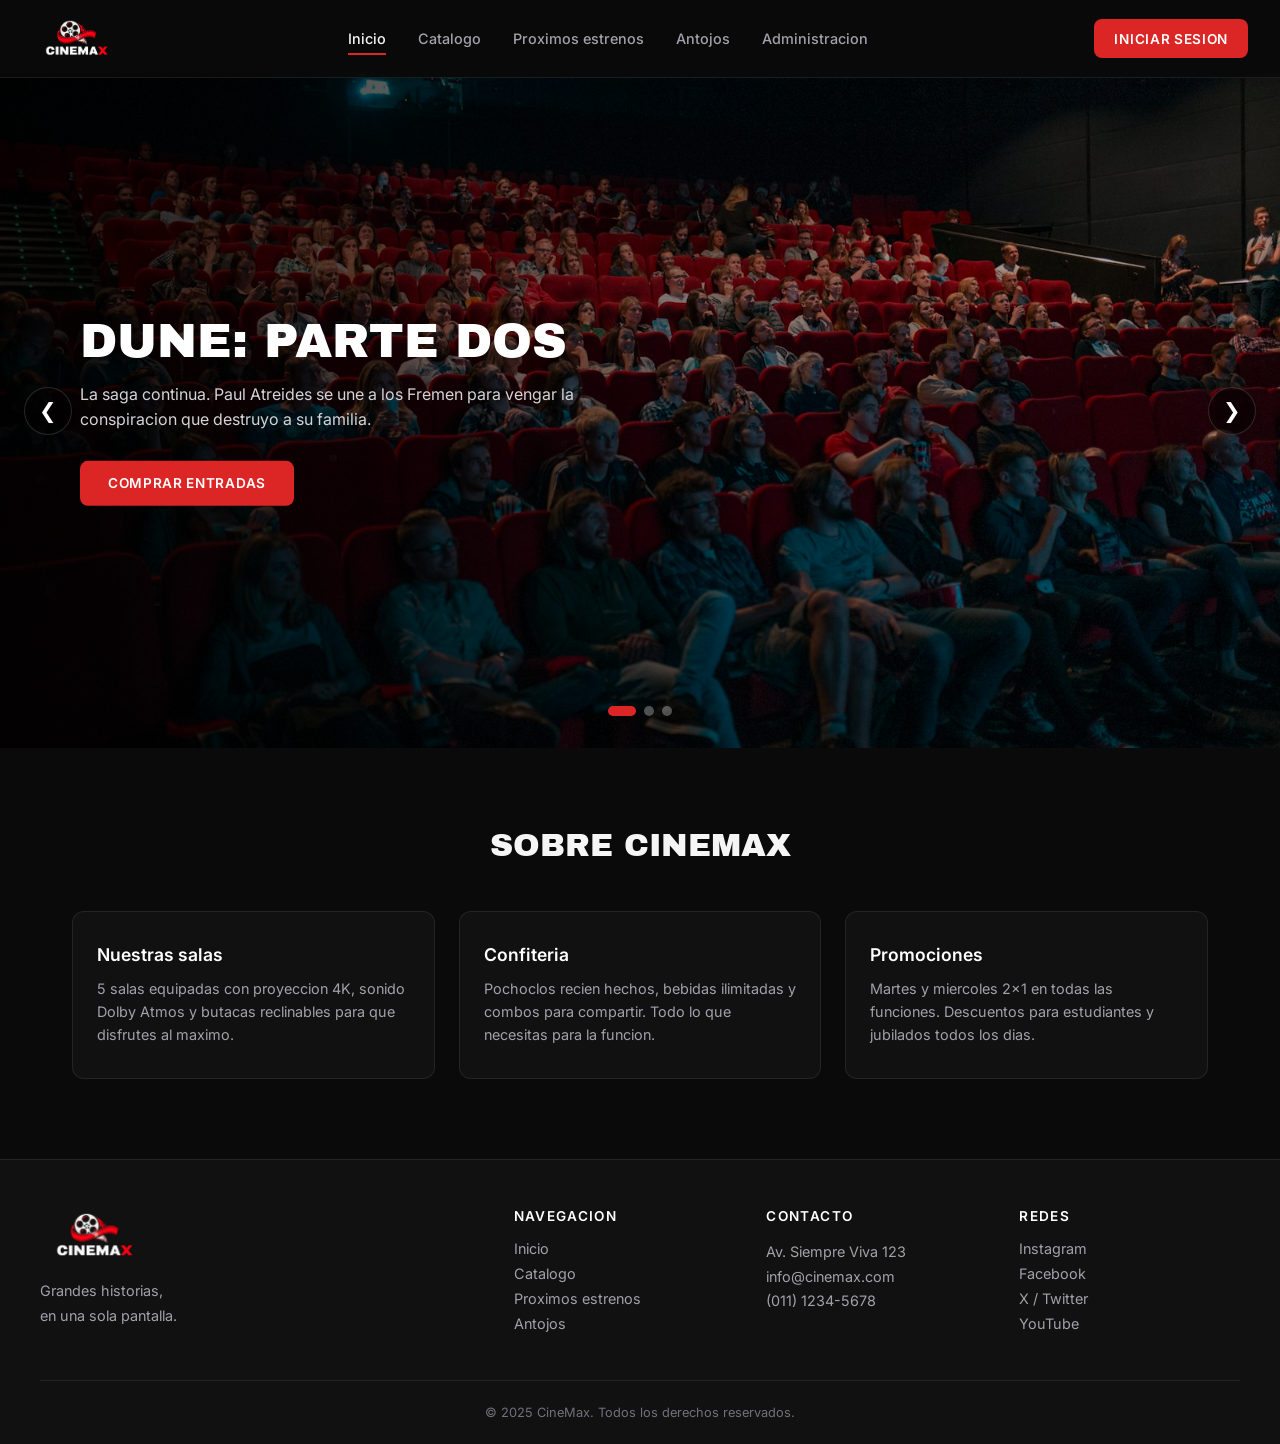
<file: frontend/index.html>
<!DOCTYPE html>
<html lang="es">

<head>
    <meta charset="UTF-8">
    <meta name="viewport" content="width=device-width, initial-scale=1.0">
    <title>CineMax - Inicio</title>
    <link href="https://fonts.googleapis.com/css2?family=Archivo+Black&family=Inter:wght@400;500;600;700&display=swap" rel="stylesheet">
    <link rel="stylesheet" href="css/style.css">
    <link rel="icon" href="assets/favicon.svg" type="image/svg+xml">
    <meta name="theme-color" content="#0a0a0a">
</head>

<body>

    <header class="header">
        <div class="header-izquierda">
            <a href="index.html" class="logo-link">
                <img src="assets/logo.png" alt="CineMax" class="logo">
            </a>
        </div>

        <nav class="nav">
            <a href="#" class="nav-link activo">Inicio</a>
            <a href="#" class="nav-link">Catalogo</a>
            <a href="#" class="nav-link">Proximos estrenos</a>
            <a href="#" class="nav-link">Antojos</a>
            <a href="login.html" class="nav-link">Administracion</a>
        </nav>

        <div class="header-derecha">
            <span class="usuario-chip" id="usuarioChip"></span>
            <a href="login.html" class="btn-login" id="btnLogin">Iniciar Sesion</a>
            <a href="#" class="btn-salir" id="btnSalir">Salir</a>
            <button class="btn-hamburguesa" id="btnHamburguesa">
                <span></span>
                <span></span>
                <span></span>
            </button>
        </div>
    </header>

    <div class="menu-mobile" id="menuMobile">
        <span class="menu-mobile-usuario" id="menuUsuario"></span>
        <a href="#" class="menu-mobile-link">Inicio</a>
        <a href="#" class="menu-mobile-link">Catalogo</a>
        <a href="#" class="menu-mobile-link">Proximos estrenos</a>
        <a href="#" class="menu-mobile-link">Antojos</a>
        <a href="login.html" class="menu-mobile-link">Administracion</a>
        <a href="login.html" class="menu-mobile-link destacado" id="menuAccion">Iniciar Sesion</a>
    </div>

    <main>

        <section class="carrusel">
            <button class="flecha flecha-izq" id="flechaIzq">&#10094;</button>

            <div class="slides" id="slides">

                <div class="slide activo">
                    <img src="assets/slide-1.jpg" alt="Dune: Parte Dos">
                    <div class="slide-info">
                        <h2>Dune: Parte Dos</h2>
                        <p>La saga continua. Paul Atreides se une a los Fremen para vengar la conspiracion que destruyo a su familia.</p>
                        <a href="#" class="btn-comprar">Comprar entradas</a>
                    </div>
                </div>

                <div class="slide">
                    <img src="assets/slide-2.jpg" alt="Deadpool & Wolverine">
                    <div class="slide-info">
                        <h2>Deadpool & Wolverine</h2>
                        <p>Dos antiheroes se unen en una aventura explosiva llena de accion y humor sin filtro.</p>
                        <a href="#" class="btn-comprar">Comprar entradas</a>
                    </div>
                </div>

                <div class="slide">
                    <img src="assets/slide-3.jpg" alt="Intensamente 2">
                    <div class="slide-info">
                        <h2>Intensamente 2</h2>
                        <p>Riley entra en la adolescencia y nuevas emociones llegan a su mente. Una aventura para toda la familia.</p>
                        <a href="#" class="btn-comprar">Comprar entradas</a>
                    </div>
                </div>
            </div>

            <button class="flecha flecha-der" id="flechaDer">&#10095;</button>

            <div class="puntos" id="puntos">
                <span class="punto activo"></span>
                <span class="punto"></span>
                <span class="punto"></span>
            </div>
        </section>

        <section class="info">
            <h2 class="info-titulo">Sobre CineMax</h2>

            <div class="info-grid">
                <div class="info-bloque">
                    <h3>Nuestras salas</h3>
                    <p>5 salas equipadas con proyeccion 4K, sonido Dolby Atmos y butacas reclinables para que disfrutes al maximo.</p>
                </div>

                <div class="info-bloque">
                    <h3>Confiteria</h3>
                    <p>Pochoclos recien hechos, bebidas ilimitadas y combos para compartir. Todo lo que necesitas para la funcion.</p>
                </div>

                <div class="info-bloque">
                    <h3>Promociones</h3>
                    <p>Martes y miercoles 2x1 en todas las funciones. Descuentos para estudiantes y jubilados todos los dias.</p>
                </div>
            </div>
        </section>

    </main>

    <footer class="footer">
        <div class="footer-contenido">
            <div class="footer-col">
                <img src="assets/logo.png" alt="CineMax" class="footer-logo">
                <p>Grandes historias,<br>en una sola pantalla.</p>
            </div>

            <div class="footer-col">
                <h4>Navegacion</h4>
                <a href="#">Inicio</a>
                <a href="#">Catalogo</a>
                <a href="#">Proximos estrenos</a>
                <a href="#">Antojos</a>
            </div>

            <div class="footer-col">
                <h4>Contacto</h4>
                <p>Av. Siempre Viva 123</p>
                <p>info@cinemax.com</p>
                <p>(011) 1234-5678</p>
            </div>

            <div class="footer-col">
                <h4>Redes</h4>
                <a href="#">Instagram</a>
                <a href="#">Facebook</a>
                <a href="#">X / Twitter</a>
                <a href="#">YouTube</a>
            </div>
        </div>

        <div class="footer-abajo">
            <p>&copy; 2025 CineMax. Todos los derechos reservados.</p>
        </div>
    </footer>

    <script src="js/main.js"></script>

</body>

</html>
</file>
<file: frontend/css/style.css>
* {
    margin: 0;
    padding: 0;
    box-sizing: border-box;
}

body {
    font-family: 'Inter', sans-serif;
    background: #0a0a0a;
    color: #f5f5f5;
    overflow-x: hidden;
}

a {
    text-decoration: none;
    color: inherit;
}

img {
    max-width: 100%;
    display: block;
}

.header {
    position: fixed;
    top: 0;
    left: 0;
    width: 100%;
    background: rgba(10, 10, 10, 0.85);
    backdrop-filter: blur(12px);
    -webkit-backdrop-filter: blur(12px);
    border-bottom: 1px solid rgba(255, 255, 255, 0.08);
    padding: 1rem 2rem;
    display: flex;
    align-items: center;
    justify-content: space-between;
    z-index: 100;
}

.header-izquierda {
    display: flex;
    align-items: center;
}

.logo {
    width: 90px;
}

.nav {
    display: flex;
    align-items: center;
    gap: 2rem;
}

.nav-link {
    font-size: 0.9rem;
    font-weight: 500;
    color: #a1a1aa;
    transition: 0.2s;
    position: relative;
    padding: 0.5rem 0;
}

.nav-link:hover {
    color: #f5f5f5;
}

.nav-link.activo {
    color: #f5f5f5;
}

.nav-link.activo::after {
    content: "";
    position: absolute;
    bottom: 0;
    left: 0;
    width: 100%;
    height: 2px;
    background: #dc2626;
}

.header-derecha {
    display: flex;
    align-items: center;
    gap: 0.75rem;
}

.btn-login {
    font-size: 0.85rem;
    font-weight: 600;
    letter-spacing: 0.05em;
    text-transform: uppercase;
    color: #ffffff;
    background: #dc2626;
    padding: 0.7rem 1.25rem;
    border-radius: 8px;
    transition: 0.2s;
}

.btn-login:hover {
    background: #b91c1c;
}

.btn-login.oculto {
    display: none;
}

.usuario-chip {
    display: none;
    align-items: center;
    gap: 0.4rem;
    font-size: 0.85rem;
    font-weight: 600;
    color: #f5f5f5;
    background: rgba(255, 255, 255, 0.05);
    border: 1px solid rgba(220, 38, 38, 0.45);
    padding: 0.65rem 1rem;
    border-radius: 8px;
}

.usuario-chip.visible {
    display: inline-flex;
}

.btn-salir {
    display: none;
    font-size: 0.78rem;
    font-weight: 500;
    color: #a1a1aa;
    text-decoration: underline;
}

.btn-salir.visible {
    display: inline;
}

.btn-salir:hover {
    color: #f5f5f5;
}

.btn-hamburguesa {
    display: none;
    flex-direction: column;
    justify-content: space-between;
    width: 28px;
    height: 20px;
    background: transparent;
    border: none;
    cursor: pointer;
    padding: 0;
}

.btn-hamburguesa span {
    display: block;
    width: 100%;
    height: 2px;
    background: #f5f5f5;
    border-radius: 2px;
    transition: 0.2s;
}

.menu-mobile {
    display: none;
    position: fixed;
    top: 73px;
    left: 0;
    width: 100%;
    background: #111111;
    border-bottom: 1px solid rgba(255, 255, 255, 0.08);
    padding: 1rem 1.5rem;
    flex-direction: column;
    gap: 0.25rem;
    z-index: 99;
}

.menu-mobile.abierto {
    display: flex;
}

.menu-mobile-link {
    padding: 0.85rem 1rem;
    color: #a1a1aa;
    font-size: 0.95rem;
    border-radius: 8px;
    transition: 0.2s;
}

.menu-mobile-link:hover {
    background: rgba(255, 255, 255, 0.05);
    color: #f5f5f5;
}

.menu-mobile-link.destacado {
    background: #dc2626;
    color: #ffffff;
    text-align: center;
    margin-top: 0.5rem;
    font-weight: 600;
    text-transform: uppercase;
    letter-spacing: 0.05em;
}

.menu-mobile-usuario {
    display: none;
    padding: 0.5rem 1rem 0.75rem;
    font-size: 0.85rem;
    font-weight: 600;
    color: #f5f5f5;
    border-bottom: 1px solid rgba(255, 255, 255, 0.08);
    margin-bottom: 0.5rem;
}

.menu-mobile-usuario.visible {
    display: block;
}

.carrusel {
    position: relative;
    margin-top: 73px;
    height: 75vh;
    min-height: 480px;
    overflow: hidden;
    background: #000;
}

.slides {
    position: relative;
    width: 100%;
    height: 100%;
}

.slide {
    position: absolute;
    top: 0;
    left: 0;
    width: 100%;
    height: 100%;
    opacity: 0;
    transition: opacity 0.4s ease;
    pointer-events: none;
}

.slide.activo {
    opacity: 1;
    pointer-events: auto;
}

.slide img {
    width: 100%;
    height: 100%;
    object-fit: cover;
    transform: scale(1.07);
    transition: transform 8s linear;
    background: #111111;
}

.slide.activo img {
    transform: scale(1);
}

.slide::after {
    content: "";
    position: absolute;
    inset: 0;
    background: linear-gradient( to right, rgba(0, 0, 0, 0.85) 0%, rgba(0, 0, 0, 0.5) 50%, rgba(0, 0, 0, 0.2) 100%);
}

.slide-info {
    position: absolute;
    top: 50%;
    left: 5rem;
    transform: translateY(-45%);
    max-width: 500px;
    z-index: 2;
    opacity: 0;
    transition: opacity 0.45s ease, transform 0.45s ease;
}

.slide.activo .slide-info {
    opacity: 1;
    transform: translateY(-50%);
}

.slide-info h2 {
    font-family: 'Archivo Black', sans-serif;
    font-size: 3rem;
    font-weight: 400;
    line-height: 1.05;
    text-transform: uppercase;
    margin-bottom: 1rem;
    color: #ffffff;
}

.slide-info p {
    font-size: 1rem;
    color: #d4d4d8;
    line-height: 1.6;
    margin-bottom: 1.75rem;
}

.btn-comprar {
    display: inline-block;
    font-size: 0.85rem;
    font-weight: 600;
    letter-spacing: 0.05em;
    text-transform: uppercase;
    color: #ffffff;
    background: #dc2626;
    padding: 0.9rem 1.75rem;
    border-radius: 8px;
    transition: 0.2s;
}

.btn-comprar:hover {
    background: #b91c1c;
}

.flecha {
    position: absolute;
    top: 50%;
    transform: translateY(-50%);
    z-index: 5;
    background: rgba(0, 0, 0, 0.5);
    border: 1px solid rgba(255, 255, 255, 0.15);
    color: #ffffff;
    font-size: 1.3rem;
    width: 48px;
    height: 48px;
    border-radius: 50%;
    cursor: pointer;
    transition: 0.2s;
    display: flex;
    align-items: center;
    justify-content: center;
}

.flecha:hover {
    background: #dc2626;
    border-color: #dc2626;
}

.flecha-izq {
    left: 1.5rem;
}

.flecha-der {
    right: 1.5rem;
}

.puntos {
    position: absolute;
    bottom: 2rem;
    left: 50%;
    transform: translateX(-50%);
    display: flex;
    gap: 0.5rem;
    z-index: 5;
}

.punto {
    width: 10px;
    height: 10px;
    border-radius: 50%;
    background: rgba(255, 255, 255, 0.3);
    cursor: pointer;
    transition: 0.2s;
}

.punto.activo {
    background: #dc2626;
    width: 28px;
    border-radius: 6px;
}

.info {
    padding: 5rem 2rem;
    max-width: 1200px;
    margin: 0 auto;
}

.info-titulo {
    font-family: 'Archivo Black', sans-serif;
    font-size: 2rem;
    font-weight: 400;
    text-transform: uppercase;
    text-align: center;
    margin-bottom: 3rem;
}

.info-grid {
    display: grid;
    grid-template-columns: repeat(3, 1fr);
    gap: 1.5rem;
}

.info-bloque {
    background: #111111;
    border: 1px solid rgba(255, 255, 255, 0.08);
    border-radius: 12px;
    padding: 2rem 1.5rem;
    transition: 0.2s;
}

.info-bloque:hover {
    border-color: #dc2626;
}

.info-bloque h3 {
    font-size: 1.1rem;
    font-weight: 600;
    margin-bottom: 0.75rem;
    color: #ffffff;
}

.info-bloque p {
    font-size: 0.9rem;
    color: #a1a1aa;
    line-height: 1.6;
}

.footer {
    background: #111111;
    border-top: 1px solid rgba(255, 255, 255, 0.08);
    padding: 3rem 2rem 1.5rem;
}

.footer-contenido {
    max-width: 1200px;
    margin: 0 auto;
    display: grid;
    grid-template-columns: 2fr 1fr 1fr 1fr;
    gap: 2rem;
    margin-bottom: 2.5rem;
}

.footer-logo {
    width: 110px;
    margin-bottom: 1rem;
}

.footer-col p {
    font-size: 0.9rem;
    color: #a1a1aa;
    line-height: 1.7;
}

.footer-col h4 {
    font-size: 0.85rem;
    font-weight: 600;
    text-transform: uppercase;
    letter-spacing: 0.1em;
    color: #ffffff;
    margin-bottom: 1rem;
}

.footer-col a {
    display: block;
    font-size: 0.9rem;
    color: #a1a1aa;
    margin-bottom: 0.5rem;
    transition: 0.2s;
}

.footer-col a:hover {
    color: #dc2626;
}

.footer-abajo {
    max-width: 1200px;
    margin: 0 auto;
    padding-top: 1.5rem;
    border-top: 1px solid rgba(255, 255, 255, 0.08);
    text-align: center;
}

.footer-abajo p {
    font-size: 0.8rem;
    color: #71717a;
}

@media (max-width: 900px) {
    .header {
        padding: 0.85rem 1.25rem;
    }
    .nav {
        display: none;
    }
    .btn-login {
        display: none;
    }
    .usuario-chip.visible {
        display: none;
    }
    .btn-salir.visible {
        display: none;
    }
    .btn-hamburguesa {
        display: flex;
    }
    .carrusel {
        margin-top: 61px;
        height: 70vh;
    }
    .slide-info {
        left: 1.5rem;
        right: 1.5rem;
        max-width: 30rem;
    }
    .slide-info h2 {
        font-size: 2rem;
    }
    .slide-info p {
        font-size: 0.9rem;
    }
    .flecha {
        top: auto;
        bottom: 1.5rem;
        transform: none;
        width: 40px;
        height: 40px;
        font-size: 1rem;
    }
    .flecha-izq {
        left: 1.25rem;
    }
    .flecha-der {
        right: 1.25rem;
    }
    .info-grid {
        grid-template-columns: 1fr;
    }
    .info {
        padding: 3rem 1.25rem;
    }
    .info-titulo {
        font-size: 1.5rem;
    }
    .footer-contenido {
        grid-template-columns: 1fr 1fr;
        gap: 1.5rem;
    }
}

@media (max-width: 500px) {
    .footer-contenido {
        grid-template-columns: 1fr;
    }
}

@media (max-width: 380px) {
    .slide-info h2 {
        font-size: 1.68rem;
    }
    .slide-info p {
        font-size: 0.85rem;
    }
    .flecha {
        width: 36px;
        height: 36px;
    }
}

a:focus-visible,
button:focus-visible {
    outline: 2px solid #dc2626;
    outline-offset: 3px;
}

::-webkit-scrollbar {
    width: 10px;
}

::-webkit-scrollbar-track {
    background: #0a0a0a;
}

::-webkit-scrollbar-thumb {
    background: #2a2a2e;
    border: 2px solid #0a0a0a;
    border-radius: 8px;
}

@media (prefers-reduced-motion: reduce) {
    .slide img {
        transform: none;
        transition: none;
    }
}
</file>
<file: frontend/css/iconos.css>
@font-face {
    font-family: 'IconosCine';
    src: url('../assets/fonts/fa-solid-900.woff2') format('woff2');
    font-weight: 900;
    font-style: normal;
    font-display: swap;
}

.icono {
    font-family: 'IconosCine';
    font-weight: 900;
    font-style: normal;
    display: inline-block;
    line-height: 1;
    text-rendering: auto;
    -webkit-font-smoothing: antialiased;
    -moz-osx-font-smoothing: grayscale;
}

.icono-campana::before {
    content: "\f0f3";
}

.icono-entrada::before {
    content: "\f3ff";
}

.icono-dinero::before {
    content: "\f81d";
}

.icono-butaca::before {
    content: "\f6c0";
}

.icono-pelicula::before {
    content: "\f008";
}
</file>
<file: frontend/css/dashboard.css>
* {
    margin: 0;
    padding: 0;
    box-sizing: border-box;
}

body {
    font-family: 'Inter', sans-serif;
    background-color: #0a0a0a;
    background-image: radial-gradient(1100px 520px at 12% -8%, rgba(220, 38, 38, 0.13), transparent 62%), radial-gradient(900px 500px at 100% 0%, rgba(220, 38, 38, 0.05), transparent 55%);
    background-repeat: no-repeat;
    background-attachment: fixed;
    color: #f5f5f5;
    overflow-x: hidden;
}

a {
    text-decoration: none;
    color: inherit;
}

.dashboard {
    display: flex;
    min-height: 100vh;
}

.sidebar {
    width: 240px;
    background: #111111;
    border-right: 1px solid rgba(255, 255, 255, 0.08);
    padding: 1.5rem 0;
    position: fixed;
    top: 0;
    left: 0;
    height: 100vh;
    display: flex;
    flex-direction: column;
}

.sidebar-logo {
    padding: 0 1.5rem 1.5rem;
    border-bottom: 1px solid rgba(255, 255, 255, 0.08);
    margin-bottom: 1rem;
}

.sidebar-logo img {
    width: 120px;
    display: block;
}

.menu {
    display: flex;
    flex-direction: column;
    padding: 0 0.75rem;
    flex: 1;
}

.menu-item {
    display: block;
    padding: 0.75rem 1rem;
    color: #a1a1aa;
    font-size: 0.9rem;
    font-weight: 500;
    border-radius: 8px;
    margin-bottom: 0.25rem;
    transition: 0.15s;
    cursor: pointer;
}

.menu-item:hover {
    background: rgba(255, 255, 255, 0.05);
    color: #f5f5f5;
}

.menu-item.activo {
    background: #dc2626;
    color: #ffffff;
}

.sidebar-abajo {
    padding: 0.75rem;
    border-top: 1px solid rgba(255, 255, 255, 0.08);
}

.menu-item.salir {
    color: #a1a1aa;
}

.menu-item.salir:hover {
    background: rgba(220, 38, 38, 0.1);
    color: #f87171;
}

.contenido {
    flex: 1;
    min-width: 0;
    margin-left: 240px;
    display: flex;
    flex-direction: column;
    min-height: 100vh;
}

.topbar {
    background: #111111;
    border-bottom: 1px solid rgba(255, 255, 255, 0.08);
    padding: 1rem 2rem;
    display: flex;
    align-items: center;
    justify-content: space-between;
    gap: 1rem;
    position: sticky;
    top: 0;
    z-index: 10;
}

.buscador {
    width: 100%;
    max-width: 420px;
    font-family: 'Inter', sans-serif;
    font-size: 0.9rem;
    color: #f5f5f5;
    background: rgba(255, 255, 255, 0.03);
    border: 1px solid rgba(255, 255, 255, 0.1);
    border-radius: 8px;
    padding: 0.6rem 1rem;
    outline: none;
    transition: 0.2s;
}

.buscador::placeholder {
    color: #71717a;
}

.buscador:focus {
    border-color: #dc2626;
    background: rgba(220, 38, 38, 0.03);
}

.topbar-derecha {
    display: flex;
    align-items: center;
    gap: 0.75rem;
}

.btn-icono {
    background: rgba(255, 255, 255, 0.03);
    border: 1px solid rgba(255, 255, 255, 0.1);
    color: #f5f5f5;
    width: 38px;
    height: 38px;
    border-radius: 8px;
    cursor: pointer;
    font-size: 1rem;
    transition: 0.2s;
    display: flex;
    align-items: center;
    justify-content: center;
}

.btn-icono:hover {
    background: rgba(255, 255, 255, 0.06);
    border-color: #dc2626;
}

.admin {
    display: flex;
    align-items: center;
    gap: 0.5rem;
    background: rgba(255, 255, 255, 0.03);
    border: 1px solid rgba(255, 255, 255, 0.1);
    padding: 0.5rem 1rem;
    border-radius: 8px;
    font-size: 0.85rem;
    font-weight: 500;
}

.admin-punto {
    width: 8px;
    height: 8px;
    background: #22c55e;
    border-radius: 50%;
    box-shadow: 0 0 8px rgba(34, 197, 94, 0.6);
}

.principal {
    padding: 2rem;
    flex: 1;
    min-width: 0;
}

.principal h1 {
    font-family: 'Archivo Black', sans-serif;
    font-size: 1.65rem;
    font-weight: 400;
    letter-spacing: 0.02em;
    text-transform: uppercase;
    margin-bottom: 0.35rem;
}

.fecha {
    font-size: 0.85rem;
    color: #8b8b93;
    margin-bottom: 2rem;
    text-transform: capitalize;
}

.stats {
    display: grid;
    grid-template-columns: repeat(4, 1fr);
    gap: 1rem;
    margin-bottom: 2rem;
}

.stat-card {
    background: #111111;
    border: 1px solid rgba(255, 255, 255, 0.08);
    border-radius: 12px;
    padding: 1.35rem 1.5rem;
    display: flex;
    flex-direction: column;
    gap: 0.35rem;
    position: relative;
    overflow: hidden;
    transition: transform 0.2s, border-color 0.2s, box-shadow 0.2s;
}

.stat-card::before {
    content: "";
    position: absolute;
    top: 0;
    left: 0;
    width: 100%;
    height: 2px;
    background: linear-gradient(90deg, #dc2626, rgba(220, 38, 38, 0));
}

.stat-card:hover {
    border-color: rgba(220, 38, 38, 0.45);
    transform: translateY(-3px);
    box-shadow: 0 14px 32px rgba(0, 0, 0, 0.5);
}

.stat-label {
    font-size: 0.8rem;
    color: #a1a1aa;
    text-transform: uppercase;
    letter-spacing: 0.06em;
}

.stat-valor {
    font-family: 'Archivo Black', sans-serif;
    font-size: clamp(1.45rem, 2.08vw, 2.15rem);
    font-weight: 400;
    color: #ffffff;
    line-height: 1.1;
}

.stat-extra {
    font-size: 0.75rem;
    color: #8b8b93;
}

.columnas {
    display: grid;
    grid-template-columns: 1.4fr 1fr;
    gap: 1rem;
}

.bloque {
    background: #111111;
    border: 1px solid rgba(255, 255, 255, 0.08);
    border-radius: 12px;
    padding: 1.5rem;
}

.bloque-titulo {
    font-size: 0.95rem;
    font-weight: 600;
    text-transform: uppercase;
    letter-spacing: 0.08em;
    color: #f5f5f5;
    margin-bottom: 1.25rem;
}

.lista-funciones {
    list-style: none;
    display: flex;
    flex-direction: column;
}

.lista-funciones li {
    display: grid;
    grid-template-columns: 1fr auto auto;
    gap: 1rem;
    align-items: center;
    padding: 0.85rem 0;
    border-bottom: 1px solid rgba(255, 255, 255, 0.06);
}

.lista-funciones li:last-child {
    border-bottom: none;
}

.funcion-info {
    display: flex;
    flex-direction: column;
    gap: 0.15rem;
}

.funcion-info strong {
    font-size: 0.85rem;
    font-weight: 600;
    color: #f5f5f5;
}

.funcion-info span {
    font-size: 0.8rem;
    color: #a1a1aa;
}

.funcion-hora {
    font-size: 0.85rem;
    color: #d4d4d8;
    font-weight: 500;
}

.funcion-ocupacion {
    font-size: 0.8rem;
    font-weight: 600;
    color: #dc2626;
    background: rgba(220, 38, 38, 0.1);
    border: 1px solid rgba(220, 38, 38, 0.25);
    padding: 0.25rem 0.6rem;
    border-radius: 6px;
    min-width: 52px;
    text-align: center;
}

.lista-alertas {
    list-style: none;
    display: flex;
    flex-direction: column;
    gap: 0.75rem;
}

.alerta {
    background: rgba(255, 255, 255, 0.02);
    border: 1px solid rgba(255, 255, 255, 0.08);
    border-left: 3px solid #71717a;
    border-radius: 8px;
    padding: 0.85rem 1rem;
    display: flex;
    flex-direction: column;
    gap: 0.2rem;
}

.alerta strong {
    font-size: 0.85rem;
    font-weight: 600;
    color: #f5f5f5;
}

.alerta span {
    font-size: 0.8rem;
    color: #a1a1aa;
}

.alerta-error {
    border-left-color: #dc2626;
    background: rgba(220, 38, 38, 0.05);
}

.alerta-warn {
    border-left-color: #f59e0b;
    background: rgba(245, 158, 11, 0.05);
}

.alerta-info {
    border-left-color: #3b82f6;
    background: rgba(59, 130, 246, 0.05);
}

@media (max-width: 1100px) {
    .stats {
        grid-template-columns: repeat(2, 1fr);
    }
    .columnas {
        grid-template-columns: 1fr;
    }
}


.tabla {
    width: 100%;
    border-collapse: collapse;
    margin-top: 0.5rem;
}

.tabla th {
    text-align: left;
    position: sticky;
    top: 0;
    background: #141414;
    padding: 0.75rem 0.65rem;
    font-size: 0.72rem;
    font-weight: 600;
    text-transform: uppercase;
    letter-spacing: 0.07em;
    color: #a1a1aa;
    border-bottom: 1px solid rgba(255, 255, 255, 0.1);
}

.tabla td {
    padding: 0.75rem 0.65rem;
    font-size: 0.88rem;
    color: #d4d4d8;
    border-bottom: 1px solid rgba(255, 255, 255, 0.06);
}

.tabla tbody tr:nth-child(even) {
    background: rgba(255, 255, 255, 0.02);
}

.tabla tbody tr:hover {
    background: rgba(255, 255, 255, 0.045);
    box-shadow: inset 3px 0 0 #dc2626;
}

.tabla td.destacado {
    color: #ffffff;
    font-weight: 600;
}

.tabla-vacia {
    text-align: center;
    color: #71717a;
    padding: 1.5rem 0;
    font-size: 0.88rem;
}

.form-grid {
    display: flex;
    flex-wrap: wrap;
    gap: 1rem;
    align-items: flex-end;
}

.campo-form {
    display: flex;
    flex-direction: column;
    gap: 0.4rem;
    flex: 1;
    min-width: 170px;
}

.campo-form label {
    font-size: 0.72rem;
    font-weight: 600;
    text-transform: uppercase;
    letter-spacing: 0.06em;
    color: #a1a1aa;
}

.campo-form input,
.campo-form select {
    font-family: 'Inter', sans-serif;
    font-size: 0.9rem;
    color: #f5f5f5;
    background: #1a1a1a;
    border: 1px solid #333333;
    border-radius: 8px;
    padding: 0.65rem 0.85rem;
    outline: none;
    transition: 0.2s;
}

.campo-form select {
    cursor: pointer;
}

.campo-form input:focus,
.campo-form select:focus {
    border-color: #dc2626;
    background: rgba(220, 38, 38, 0.05);
}

.btn-primario {
    font-family: 'Inter', sans-serif;
    font-size: 0.9rem;
    font-weight: 600;
    color: #ffffff;
    background: #dc2626;
    border: none;
    border-radius: 8px;
    padding: 0.7rem 1.6rem;
    cursor: pointer;
    transition: 0.2s;
}

.btn-primario:hover {
    background: #b91c1c;
}

.mensaje {
    display: none;
    margin-top: 1rem;
    font-size: 0.85rem;
    font-weight: 500;
}

.mensaje.ok {
    display: block;
    color: #22c55e;
}

.mensaje.error {
    display: block;
    color: #f87171;
}

.reportes-grid {
    display: grid;
    grid-template-columns: repeat(3, 1fr);
    gap: 1rem;
    margin-bottom: 2rem;
}

.reporte-card {
    background: #111111;
    border: 1px solid rgba(255, 255, 255, 0.08);
    border-radius: 12px;
    padding: 1.75rem 1.5rem;
    display: flex;
    flex-direction: column;
    gap: 0.5rem;
}

.reporte-card.destacada {
    border-color: rgba(220, 38, 38, 0.45);
    background: rgba(220, 38, 38, 0.07);
    box-shadow: 0 16px 40px rgba(0, 0, 0, 0.45);
}

.reporte-label {
    font-size: 0.75rem;
    text-transform: uppercase;
    letter-spacing: 0.07em;
    color: #a1a1aa;
}

.reporte-valor {
    font-family: 'Archivo Black', sans-serif;
    font-size: 2.4rem;
    font-weight: 400;
    color: #ffffff;
    line-height: 1.15;
}

.reporte-valor.chico {
    font-size: 1.35rem;
}

.reporte-extra {
    font-size: 0.8rem;
    color: #8b8b93;
}

@media print {

    body {
        background: #ffffff;
        color: #000000;
    }

    .sidebar,
    .topbar,
    .btn-primario,
    .buscador,
    .topbar-derecha {
        display: none;
    }

    .contenido {
        margin-left: 0;
    }

    .principal {
        padding: 0;
    }

    .principal h1,
    .reporte-valor,
    .bloque-titulo {
        color: #000000;
    }

    .bloque,
    .reporte-card {
        background: #ffffff;
        border: 1px solid #cccccc;
        break-inside: avoid;
    }

    .reporte-label,
    .reporte-extra,
    .fecha {
        color: #444444;
    }
}

.badge {
    display: inline-block;
    font-size: 0.72rem;
    font-weight: 600;
    padding: 0.25rem 0.6rem;
    border-radius: 6px;
    border: 1px solid transparent;
}

.badge-ok {
    color: #22c55e;
    background: rgba(34, 197, 94, 0.1);
    border-color: rgba(34, 197, 94, 0.3);
}

.badge-warn {
    color: #f59e0b;
    background: rgba(245, 158, 11, 0.1);
    border-color: rgba(245, 158, 11, 0.3);
}

.badge-error {
    color: #f87171;
    background: rgba(220, 38, 38, 0.12);
    border-color: rgba(220, 38, 38, 0.35);
}

.badge-info {
    color: #93c5fd;
    background: rgba(59, 130, 246, 0.12);
    border-color: rgba(59, 130, 246, 0.35);
}

.btn-chico {
    font-family: 'Inter', sans-serif;
    white-space: nowrap;
    font-size: 0.75rem;
    font-weight: 600;
    color: #f87171;
    background: rgba(220, 38, 38, 0.08);
    border: 1px solid rgba(220, 38, 38, 0.35);
    border-radius: 6px;
    padding: 0.35rem 0.7rem;
    cursor: pointer;
    transition: 0.2s;
}

.btn-chico:hover {
    background: rgba(220, 38, 38, 0.2);
}

.campo-stock {
    display: flex;
    gap: 0.4rem;
    align-items: center;
}

.campo-stock input {
    width: 70px;
    font-family: 'Inter', sans-serif;
    font-size: 0.85rem;
    color: #f5f5f5;
    background: #1a1a1a;
    border: 1px solid #333333;
    border-radius: 6px;
    padding: 0.3rem 0.45rem;
    outline: none;
}

.campo-stock input:focus {
    border-color: #dc2626;
}

@media (max-width: 1100px) {
    .reportes-grid {
        grid-template-columns: 1fr;
    }
}

.menu-grupo {
    display: block;
    padding: 0.9rem 1rem 0.35rem;
    font-size: 0.65rem;
    font-weight: 700;
    letter-spacing: 0.14em;
    text-transform: uppercase;
    color: #5f5f68;
}

.menu-item:hover {
    transform: translateX(2px);
}

.menu-item.activo {
    background: linear-gradient(90deg, #dc2626, #b91c1c);
    box-shadow: 0 6px 18px rgba(220, 38, 38, 0.3);
}

.sidebar-usuario {
    display: flex;
    align-items: center;
    gap: 0.7rem;
    padding: 0.6rem 0.6rem 0.9rem;
    border-bottom: 1px solid rgba(255, 255, 255, 0.06);
    margin-bottom: 0.6rem;
}

.avatar {
    display: grid;
    place-items: center;
    width: 34px;
    height: 34px;
    border-radius: 50%;
    background: linear-gradient(135deg, #dc2626, #7f1d1d);
    color: #ffffff;
    font-size: 0.72rem;
    font-weight: 700;
    letter-spacing: 0.04em;
}

.usuario-datos {
    display: flex;
    flex-direction: column;
    gap: 0.1rem;
}

.usuario-datos strong {
    font-size: 0.82rem;
    font-weight: 600;
    color: #f5f5f5;
}

.usuario-datos span {
    font-size: 0.7rem;
    color: #8b8b93;
}

.stat-icono {
    position: absolute;
    top: 1.1rem;
    right: 1.1rem;
    display: grid;
    place-items: center;
    width: 32px;
    height: 32px;
    border-radius: 9px;
    background: rgba(220, 38, 38, 0.12);
    border: 1px solid rgba(220, 38, 38, 0.22);
    color: #f87171;
    font-size: 1rem;
}

.tabla td.num,
.tabla th.num {
    text-align: right;
}

.funcion-ocupacion.ocupacion-ok {
    color: #22c55e;
    background: rgba(34, 197, 94, 0.1);
    border-color: rgba(34, 197, 94, 0.3);
}

.funcion-ocupacion.ocupacion-media {
    color: #f59e0b;
    background: rgba(245, 158, 11, 0.1);
    border-color: rgba(245, 158, 11, 0.3);
}

.funcion-ocupacion.ocupacion-alta {
    color: #f87171;
    background: rgba(220, 38, 38, 0.12);
    border-color: rgba(220, 38, 38, 0.35);
}

.reporte-barra {
    height: 6px;
    border-radius: 99px;
    background: rgba(255, 255, 255, 0.08);
    overflow: hidden;
    margin-top: 0.45rem;
}

.reporte-barra-relleno {
    display: block;
    width: 0;
    height: 100%;
    border-radius: 99px;
    background: linear-gradient(90deg, #dc2626, #f87171);
    transition: width 0.7s ease;
}

.tabla tbody tr {
    animation: aparecer 0.25s ease both;
}

@keyframes aparecer {
    from {
        opacity: 0;
        transform: translateY(4px);
    }
    to {
        opacity: 1;
        transform: none;
    }
}

a:focus-visible,
button:focus-visible,
input:focus-visible,
select:focus-visible {
    outline: 2px solid #dc2626;
    outline-offset: 2px;
}

::-webkit-scrollbar {
    width: 10px;
    height: 10px;
}

::-webkit-scrollbar-track {
    background: #0a0a0a;
}

::-webkit-scrollbar-thumb {
    background: #2a2a2e;
    border: 2px solid #0a0a0a;
    border-radius: 8px;
}

::-webkit-scrollbar-thumb:hover {
    background: #3f3f46;
}

@media (prefers-reduced-motion: reduce) {
    * {
        animation: none !important;
        transition: none !important;
    }
}

.tabla-scroll {
    width: 100%;
    overflow-x: auto;
}

@media (max-width: 900px) {
    .sidebar {
        top: auto;
        bottom: 0;
        left: 0;
        width: 100%;
        height: auto;
        flex-direction: row;
        align-items: stretch;
        padding: 0 0 env(safe-area-inset-bottom);
        border-right: none;
        border-top: 1px solid rgba(255, 255, 255, 0.1);
        background: rgba(17, 17, 17, 0.97);
        backdrop-filter: blur(14px);
        -webkit-backdrop-filter: blur(14px);
        z-index: 80;
    }
    .sidebar-logo {
        display: none;
    }
    .menu {
        flex-direction: row;
        flex: 1;
        padding: 0;
        overflow-x: auto;
        scrollbar-width: none;
    }
    .menu::-webkit-scrollbar {
        display: none;
    }
    .menu-grupo {
        display: none;
    }
    .menu-item {
        flex: 0 0 auto;
        margin: 0;
        padding: 0.95rem 0.9rem;
        font-size: 0.76rem;
        border-radius: 0;
        white-space: nowrap;
        border-bottom: 2px solid transparent;
    }
    .menu-item:hover {
        background: rgba(255, 255, 255, 0.04);
        transform: none;
    }
    .menu-item.activo {
        background: transparent;
        color: #ffffff;
        border-bottom-color: #dc2626;
        box-shadow: none;
    }
    .sidebar-abajo {
        display: flex;
        align-items: stretch;
        padding: 0;
        border-top: none;
        border-left: 1px solid rgba(255, 255, 255, 0.08);
    }
    .sidebar-usuario {
        display: none;
    }
    .menu-item.salir {
        display: flex;
        align-items: center;
        padding: 0 1rem;
        border-bottom: none;
        color: #f87171;
        font-size: 0.76rem;
    }
    .contenido {
        margin-left: 0;
        padding-bottom: calc(56px + env(safe-area-inset-bottom));
    }
    .topbar {
        padding: 0.7rem 0.9rem;
        gap: 0.6rem;
    }
    .buscador {
        max-width: none;
        font-size: 0.85rem;
        padding: 0.55rem 0.85rem;
    }
    .admin {
        padding: 0.45rem 0.75rem;
        font-size: 0.78rem;
    }
    .principal {
        padding: 1.1rem 0.9rem 1.5rem;
    }
    .principal h1 {
        font-size: 1.1rem;
        line-height: 1.3;
    }
    .fecha {
        font-size: 0.78rem;
        margin-bottom: 1.25rem;
    }
    .stats {
        grid-template-columns: repeat(2, 1fr);
        gap: 0.7rem;
        margin-bottom: 1.25rem;
    }
    .stat-card {
        padding: 1.05rem 1rem;
        border-radius: 10px;
    }
    .stat-label {
        font-size: 0.7rem;
    }
    .stat-valor {
        font-size: 1.45rem;
    }
    .stat-extra {
        font-size: 0.7rem;
    }
    .columnas {
        grid-template-columns: 1fr;
    }
    .bloque {
        padding: 1.1rem 0.95rem;
        border-radius: 10px;
    }
    .bloque-titulo {
        font-size: 0.85rem;
        margin-bottom: 1rem;
    }
    .lista-funciones li {
        gap: 0.6rem;
        padding: 0.75rem 0;
    }
    .reportes-grid {
        grid-template-columns: 1fr;
        gap: 0.7rem;
    }
    .reporte-card {
        padding: 1.15rem 1rem;
    }
    .reporte-valor {
        font-size: 1.75rem;
    }
    .reporte-valor.chico {
        font-size: 1.15rem;
    }
    .tabla-scroll {
        overflow-x: auto;
        -webkit-overflow-scrolling: touch;
    }
    .tabla-scroll::-webkit-scrollbar {
        height: 6px;
    }
    .tabla-scroll::-webkit-scrollbar-track {
        background: transparent;
    }
    .tabla-scroll::-webkit-scrollbar-thumb {
        background: rgba(255, 255, 255, 0.18);
        border-radius: 99px;
    }
    .tabla th,
    .tabla td {
        white-space: nowrap;
        padding: 0.6rem 0.5rem;
        font-size: 0.8rem;
    }
    .tabla th {
        font-size: 0.66rem;
    }
    .campo-stock input {
        width: 58px;
    }
}

@media (max-width: 520px) {
    .buscador {
        display: none;
    }
    .form-grid {
        flex-direction: column;
        align-items: stretch;
        gap: 0.85rem;
    }
    .campo-form {
        min-width: 0;
    }
    .btn-primario {
        width: 100%;
        padding: 0.8rem;
    }
    .menu-item {
        padding: 0.95rem 0.7rem;
    }
    .menu-item.salir {
        padding: 0 0.85rem;
        font-size: 0;
    }
    .menu-item.salir::after {
        content: "Salir";
        font-size: 0.76rem;
    }
    .topbar {
        justify-content: flex-end;
    }
    .stats {
        grid-template-columns: 1fr;
    }
    .stat-valor {
        font-size: 1.6rem;
    }
}
</file>
